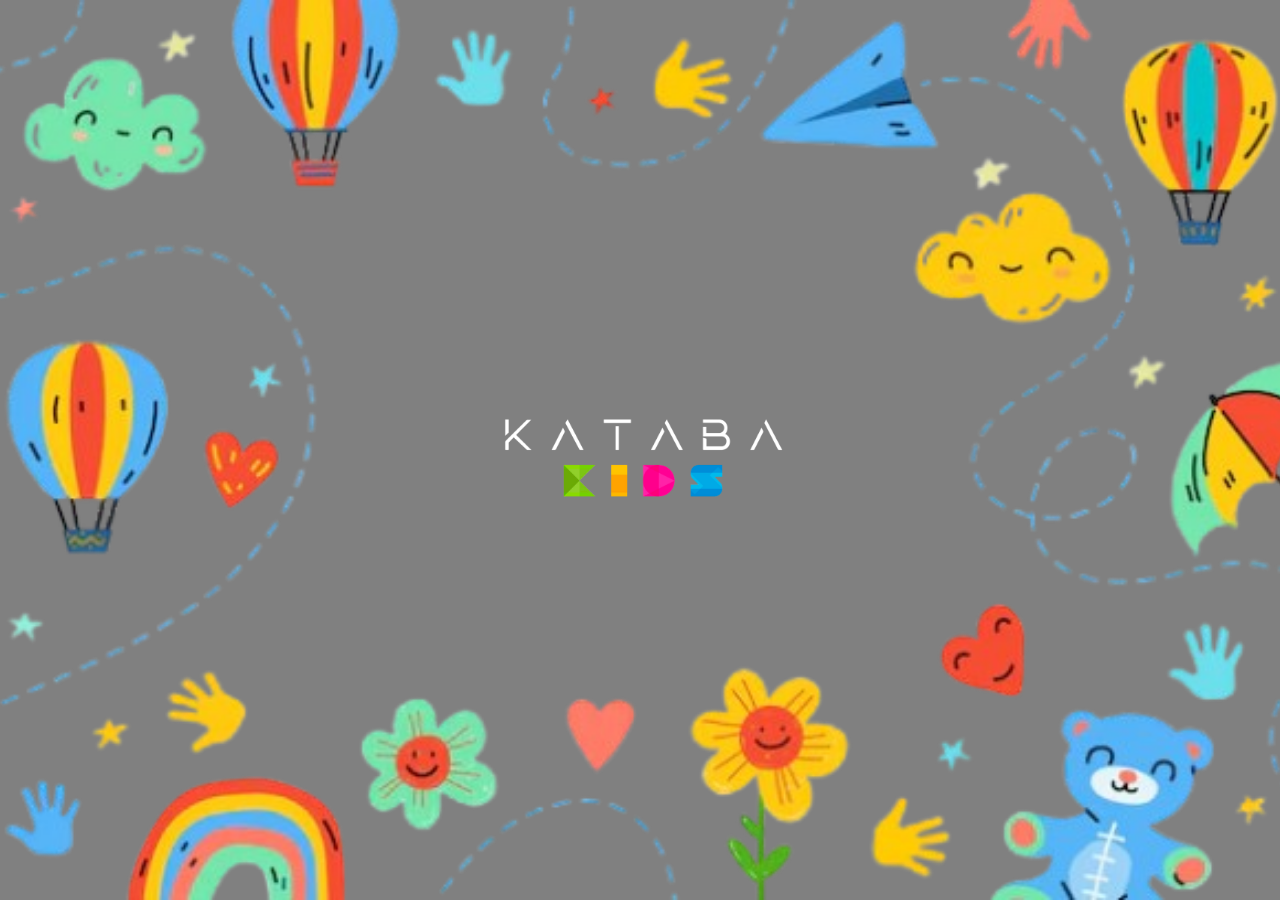
<file: index.html>
<!DOCTYPE html>
<html lang="en">
<head>
    <meta charset="UTF-8">
    <meta name="viewport" content="width=device-width, initial-scale=1.0">
    <title>Kataba Kids</title>
    <link href="https://cdn.jsdelivr.net/npm/bootstrap@5.3.0-alpha1/dist/css/bootstrap.min.css" rel="stylesheet">
    <!-- CSS -->
    <link rel="stylesheet" href="css/styles.css">
</head>
<body>
    <div class="splash-container">
        <!-- Kataba Kids Logo -->
        <img src="images/logo.png" alt="Kataba Kids Logo" class="splash-image">
    </div>

    <!-- JavaScript -->
    <script src="js/scripts.js"></script>
</body>
</html>
</file>
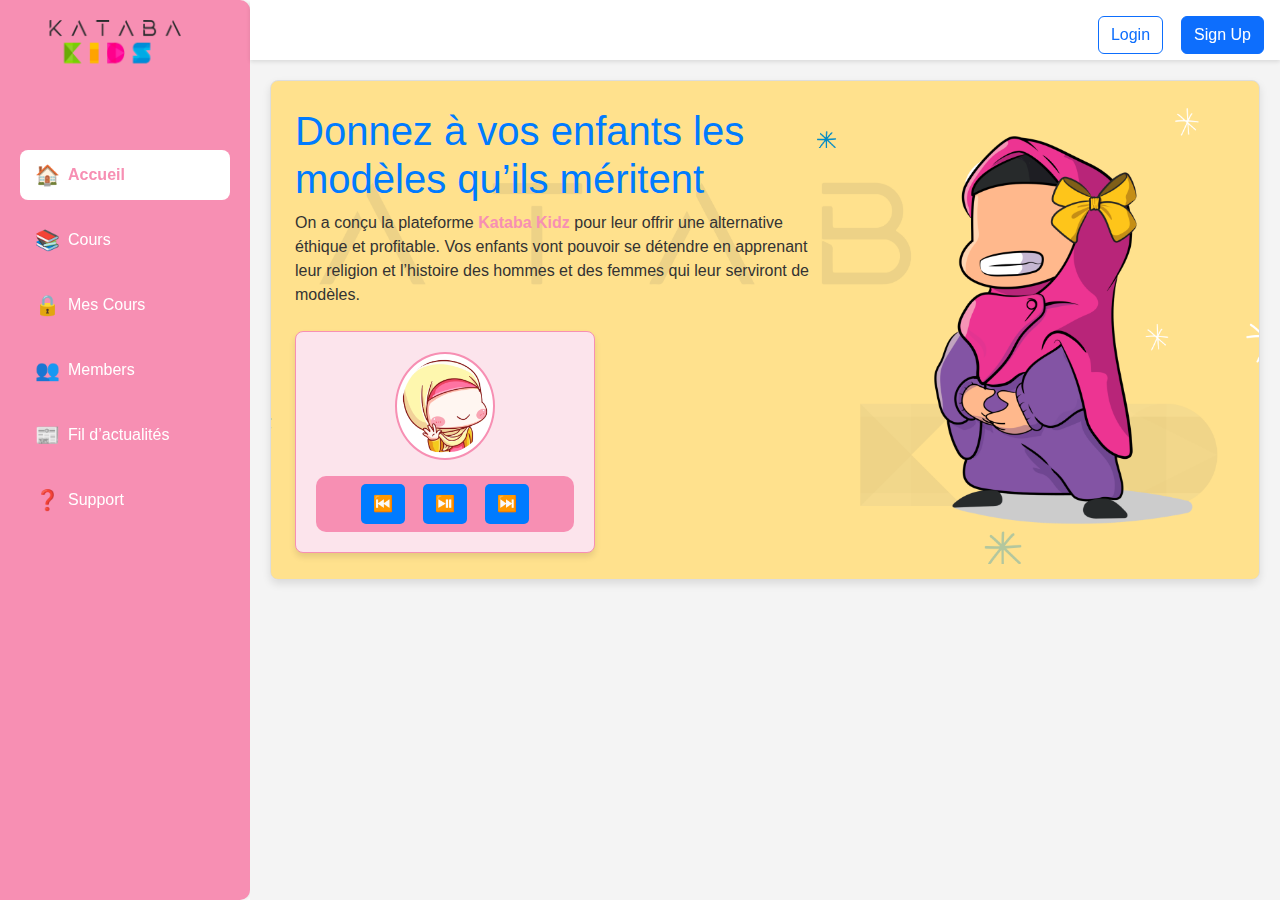
<file: home/home.html>
<!DOCTYPE html>
<html lang="en">
<head>
    <meta charset="UTF-8">
    <meta name="viewport" content="width=device-width, initial-scale=1.0">
    <title>Kataba Kids - Home</title>
    <link href="https://cdn.jsdelivr.net/npm/bootstrap@5.3.0-alpha1/dist/css/bootstrap.min.css" rel="stylesheet">
    <link rel="stylesheet" href="home.css">
</head>
<body>
    <!-- Navbar -->
    <nav class="navbar d-flex justify-content-end p-3">
        <a href="../login/login.html" class="btn btn-outline-primary me-2">Login</a>
        <a href="#" class="btn btn-primary">Sign Up</a>
    </nav>

    <!-- Sidebar -->
    <aside class="sidebar">
        <div class="logo">
            <img src="../images/logo2.png" alt="Kataba Kids Logo">
        </div>
        <ul class="nav flex-column">
            <li class="nav-item">
                <a href="#" class="nav-link active d-flex align-items-center">
                    <span class="icon me-2">🏠</span>
                    Accueil
                </a>
            </li>
            <li class="nav-item">
                <a href="#" class="nav-link d-flex align-items-center">
                    <span class="icon me-2">📚</span>
                    Cours
                </a>
            </li>
            <li class="nav-item">
                <a href="#" class="nav-link d-flex align-items-center">
                    <span class="icon me-2">🔒</span>
                    Mes Cours
                </a>
            </li>
            <li class="nav-item">
                <a href="#" class="nav-link d-flex align-items-center">
                    <span class="icon me-2">👥</span>
                    Members
                </a>
            </li>
            <li class="nav-item">
                <a href="#" class="nav-link d-flex align-items-center">
                    <span class="icon me-2">📰</span>
                    Fil d’actualités
                </a>
            </li>
            <li class="nav-item">
                <a href="#" class="nav-link d-flex align-items-center">
                    <span class="icon me-2">❓</span>
                    Support
                </a>
            </li>
        </ul>
    </aside>
    

<!-- Main Content -->
<main class="main-content">
    <div class="welcome-message p-4 d-flex justify-content-between align-items-center">
        <div>
            <h1 style="color: #007BFF;">Donnez à vos enfants les modèles qu’ils méritent</h1>
            <p>
                On a conçu la plateforme <strong>Kataba Kidz</strong> pour leur offrir une alternative éthique et profitable. 
                Vos enfants vont pouvoir se détendre en apprenant leur religion et l’histoire des hommes et des femmes qui leur serviront de modèles.
            </p>
            <div class="audio-container d-flex flex-column align-items-center mt-4">
                <img src="../images/miniladi.png" alt="Mini girl illustration" class="mini-girl mb-3">
                <div class="audio-controls d-flex align-items-center p-2">
                    <button class="btn btn-primary me-2">⏮️</button>
                    <button class="btn btn-primary me-2">⏯️</button>
                    <button class="btn btn-primary">⏭️</button>
                    <audio src="../audio/sample.mp3" preload="none" controls style="display:none;"></audio>
                </div>
            </div>
        </div>
        <img src="../images/ladi.png" alt="Character illustration" style="max-width: 400px; margin-left: 20px;">
    </div>
</main>


<!-- JavaScript -->
<script src="home.js"></script>
</body>

</html>
</file>
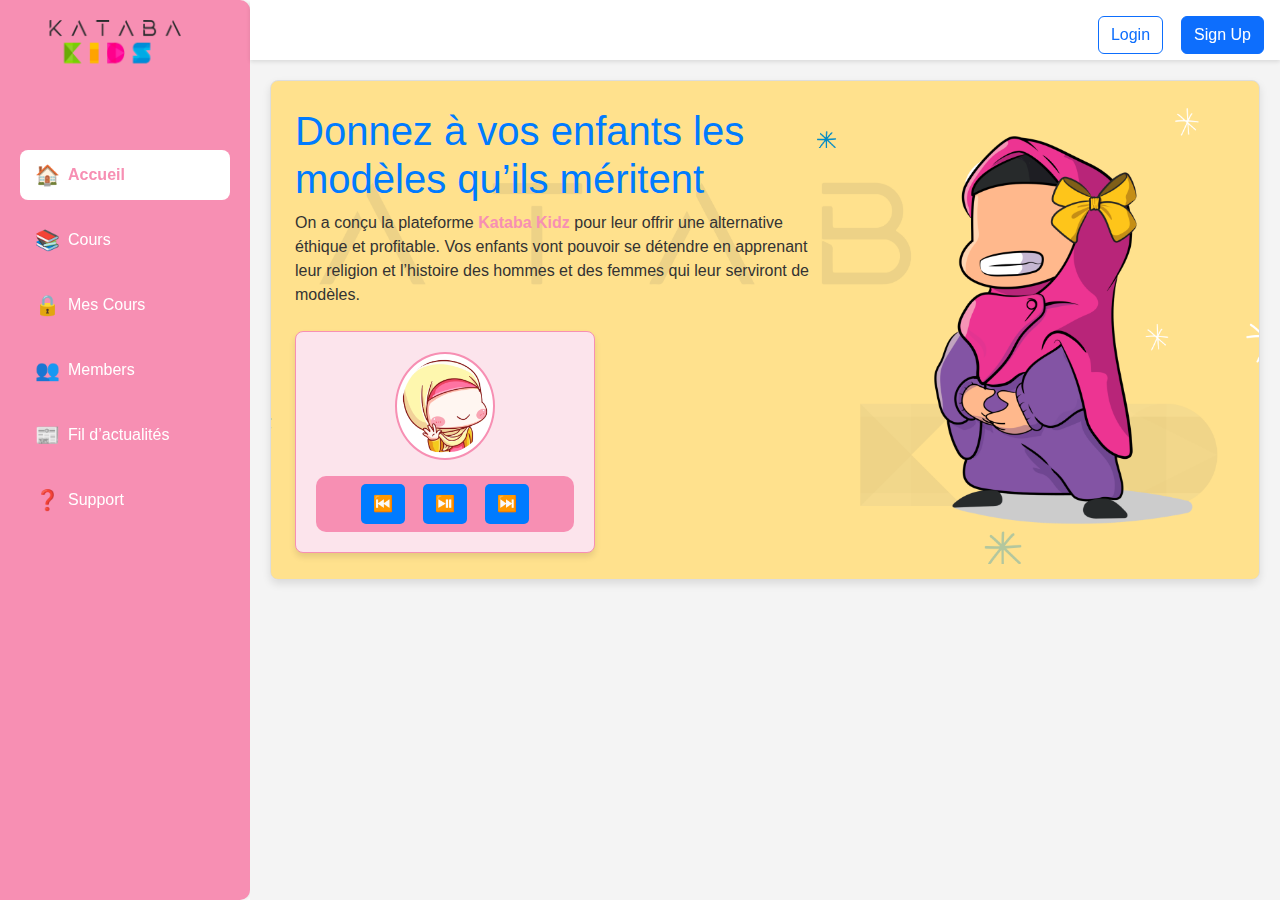
<file: html/home.html>
<!DOCTYPE html>
<html lang="en">
<head>
    <meta charset="UTF-8">
    <meta name="viewport" content="width=device-width, initial-scale=1.0">
    <title>Kataba Kids - Home</title>
    <link href="https://cdn.jsdelivr.net/npm/bootstrap@5.3.0-alpha1/dist/css/bootstrap.min.css" rel="stylesheet">
    <link rel="stylesheet" href="../css/home.css">
</head>
<body>
    <!-- Navbar -->
    <nav class="navbar d-flex justify-content-end p-3">
        <a href="login.html" class="btn btn-outline-primary me-2">Login</a>
        <a href="#" class="btn btn-primary">Sign Up</a>
    </nav>

    <!-- Sidebar -->
    <aside class="sidebar">
        <div class="logo">
            <img src="../images/logo2.png" alt="Kataba Kids Logo">
        </div>
        <ul class="nav flex-column">
            <li class="nav-item">
                <a href="#" class="nav-link active d-flex align-items-center">
                    <span class="icon me-2">🏠</span>
                    Accueil
                </a>
            </li>
            <li class="nav-item">
                <a href="#" class="nav-link d-flex align-items-center">
                    <span class="icon me-2">📚</span>
                    Cours
                </a>
            </li>
            <li class="nav-item">
                <a href="#" class="nav-link d-flex align-items-center">
                    <span class="icon me-2">🔒</span>
                    Mes Cours
                </a>
            </li>
            <li class="nav-item">
                <a href="#" class="nav-link d-flex align-items-center">
                    <span class="icon me-2">👥</span>
                    Members
                </a>
            </li>
            <li class="nav-item">
                <a href="#" class="nav-link d-flex align-items-center">
                    <span class="icon me-2">📰</span>
                    Fil d’actualités
                </a>
            </li>
            <li class="nav-item">
                <a href="#" class="nav-link d-flex align-items-center">
                    <span class="icon me-2">❓</span>
                    Support
                </a>
            </li>
        </ul>
    </aside>
    

<!-- Main Content -->
<main class="main-content">
    <div class="welcome-message p-4 d-flex justify-content-between align-items-center">
        <div>
            <h1 style="color: #007BFF;">Donnez à vos enfants les modèles qu’ils méritent</h1>
            <p>
                On a conçu la plateforme <strong>Kataba Kidz</strong> pour leur offrir une alternative éthique et profitable. 
                Vos enfants vont pouvoir se détendre en apprenant leur religion et l’histoire des hommes et des femmes qui leur serviront de modèles.
            </p>

            <!-- Mini girl image and audio section -->
            <div class="audio-container d-flex flex-column align-items-center mt-4">
                <img src="../images/miniladi.png" alt="Mini girl illustration" class="mini-girl mb-3">
                <div class="audio-controls d-flex align-items-center p-2">
                    <button class="btn btn-primary me-2">⏮️</button>
                    <button class="btn btn-primary me-2">⏯️</button>
                    <button class="btn btn-primary">⏭️</button>
                    <audio src="../audio/sample.mp3" preload="none" controls style="display:none;"></audio>
                </div>
            </div>
        </div>
        <img src="../images/ladi.png" alt="Character illustration" style="max-width: 400px; margin-left: 20px;">
    </div>
</main>


<!-- JavaScript -->
<script src="../js/home.js"></script>
</body>

</html>
</file>
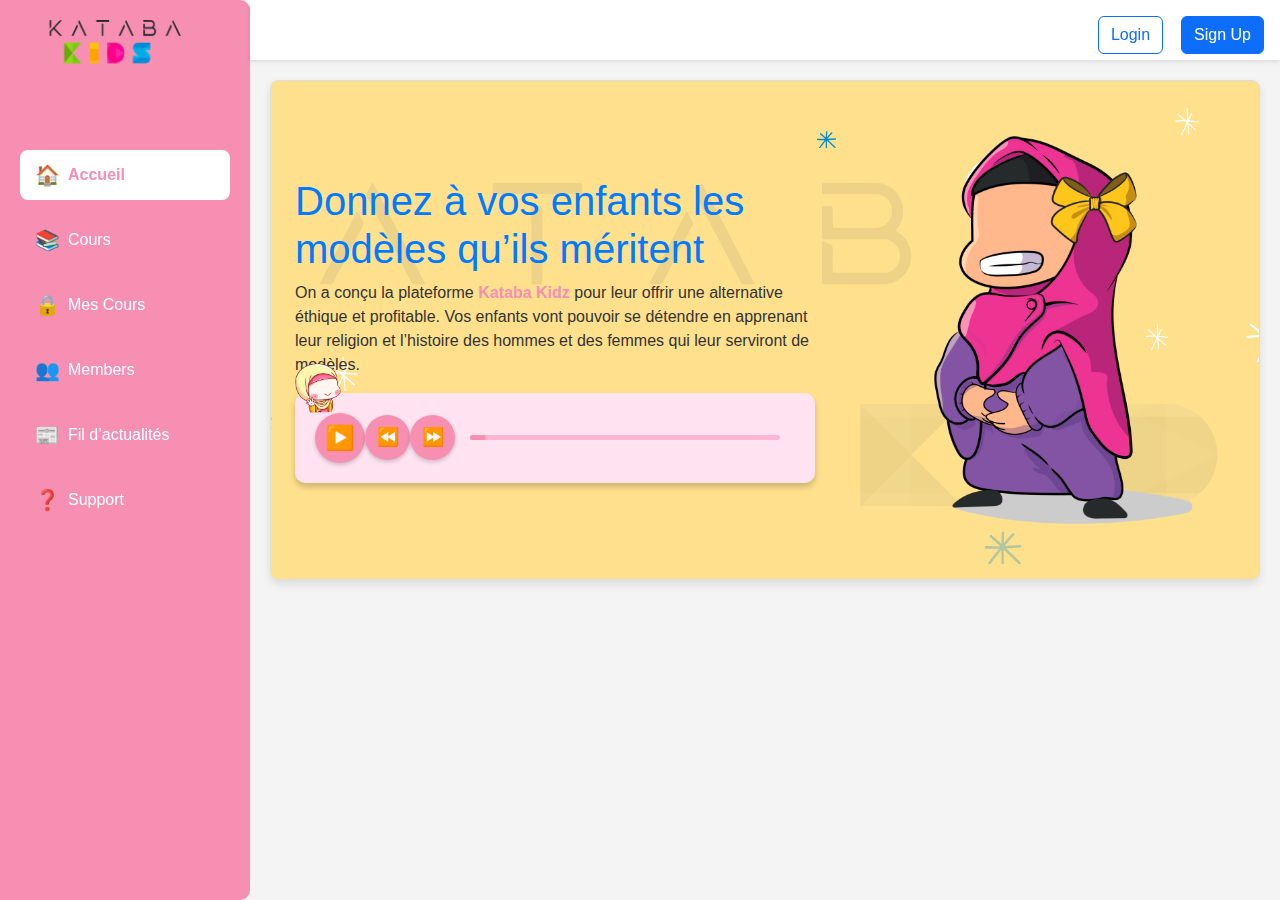
<file: html/home2.html>
<!DOCTYPE html>
<html lang="en">
<head>
    <meta charset="UTF-8">
    <meta name="viewport" content="width=device-width, initial-scale=1.0">
    <title>Kataba Kids - Home</title>
    <link href="https://cdn.jsdelivr.net/npm/bootstrap@5.3.0-alpha1/dist/css/bootstrap.min.css" rel="stylesheet">
    <link rel="stylesheet" href="home2.css">
</head>
<body>
    <!-- Navbar -->
    <nav class="navbar d-flex justify-content-end p-3">
        <a href="../login/login.html" class="btn btn-outline-primary me-2">Login</a>
        <a href="#" class="btn btn-primary">Sign Up</a>
    </nav>

    <!-- Sidebar -->
    <aside class="sidebar">
        <div class="logo">
            <img src="../images/logo2.png" alt="Kataba Kids Logo">
        </div>
        <ul class="nav flex-column">
            <li class="nav-item">
                <a href="#" class="nav-link active d-flex align-items-center">
                    <span class="icon me-2">🏠</span>
                    Accueil
                </a>
            </li>
            <li class="nav-item">
                <a href="#" class="nav-link d-flex align-items-center">
                    <span class="icon me-2">📚</span>
                    Cours
                </a>
            </li>
            <li class="nav-item">
                <a href="#" class="nav-link d-flex align-items-center">
                    <span class="icon me-2">🔒</span>
                    Mes Cours
                </a>
            </li>
            <li class="nav-item">
                <a href="#" class="nav-link d-flex align-items-center">
                    <span class="icon me-2">👥</span>
                    Members
                </a>
            </li>
            <li class="nav-item">
                <a href="#" class="nav-link d-flex align-items-center">
                    <span class="icon me-2">📰</span>
                    Fil d’actualités
                </a>
            </li>
            <li class="nav-item">
                <a href="#" class="nav-link d-flex align-items-center">
                    <span class="icon me-2">❓</span>
                    Support
                </a>
            </li>
        </ul>
    </aside>
    

<!-- Main Content -->
<main class="main-content">
    <div class="welcome-message p-4 d-flex justify-content-between align-items-center">
        <div>
            <h1 style="color: #007BFF;">Donnez à vos enfants les modèles qu’ils méritent</h1>
            <p>
                On a conçu la plateforme <strong>Kataba Kidz</strong> pour leur offrir une alternative éthique et profitable. 
                Vos enfants vont pouvoir se détendre en apprenant leur religion et l’histoire des hommes et des femmes qui leur serviront de modèles.
            </p>
            <div class="audio-container">
                <div class="mini-lady">
                    <img src="../images/miniladi.png" alt="Mini Lady" />
                </div>
                <div class="audio-controls">
                    <button class="btn audio-btn play-btn">▶️</button>
                    <button class="btn audio-btn rewind-btn">⏪</button>    
                    <button class="btn audio-btn forward-btn">⏩</button>
                    <div class="progress-bar-container">
                        <input type="range" class="progress-bar" value="0" max="100">
                    </div>
                </div>
            </div>
            
        </div>
        <img src="../images/ladi.png" alt="Character illustration" style="max-width: 400px; margin-left: 20px;">
    </div>
</main>


<!-- JavaScript -->
<script src="home2.js"></script>
</body>

</html>
</file>
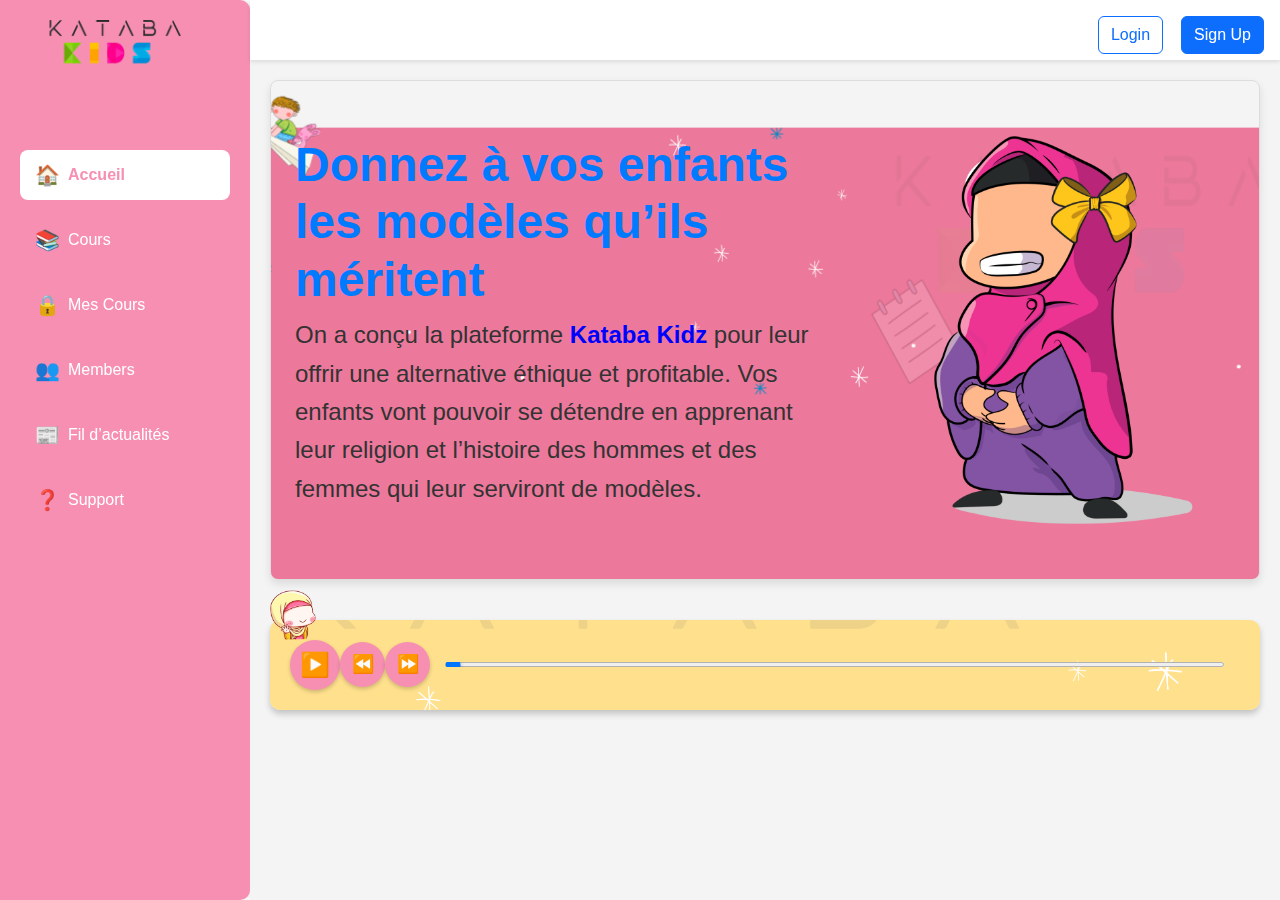
<file: html/home3.html>
<!DOCTYPE html>
<html lang="en">
<head>
    <meta charset="UTF-8">
    <meta name="viewport" content="width=device-width, initial-scale=1.0">
    <title>Kataba Kids - Home</title>
    <link href="https://cdn.jsdelivr.net/npm/bootstrap@5.3.0-alpha1/dist/css/bootstrap.min.css" rel="stylesheet">
    <link rel="stylesheet" href="home3.css">
</head>
<body>
    <!-- Navbar -->
    <nav class="navbar d-flex justify-content-end p-3">
        <a href="../login/login.html" class="btn btn-outline-primary me-2">Login</a>
        <a href="#" class="btn btn-primary">Sign Up</a>
    </nav>

    <!-- Sidebar -->
    <aside class="sidebar">
        <div class="logo">
            <img src="../images/logo2.png" alt="Kataba Kids Logo">
        </div>
        <ul class="nav flex-column">
            <li class="nav-item">
                <a href="#" class="nav-link active d-flex align-items-center">
                    <span class="icon me-2">🏠</span>
                    Accueil
                </a>
            </li>
            <li class="nav-item">
                <a href="#" class="nav-link d-flex align-items-center">
                    <span class="icon me-2">📚</span>
                    Cours
                </a>
            </li>
            <li class="nav-item">
                <a href="#" class="nav-link d-flex align-items-center">
                    <span class="icon me-2">🔒</span>
                    Mes Cours
                </a>
            </li>
            <li class="nav-item">
                <a href="#" class="nav-link d-flex align-items-center">
                    <span class="icon me-2">👥</span>
                    Members
                </a>
            </li>
            <li class="nav-item">
                <a href="#" class="nav-link d-flex align-items-center">
                    <span class="icon me-2">📰</span>
                    Fil d’actualités
                </a>
            </li>
            <li class="nav-item">
                <a href="#" class="nav-link d-flex align-items-center">
                    <span class="icon me-2">❓</span>
                    Support
                </a>
            </li>
        </ul>
    </aside>
    

<!-- Main Content -->
<main class="main-content">
    <div class="welcome-message p-4 d-flex justify-content-between align-items-center">
        <div>
            <h1 style="color: #007BFF;">Donnez à vos enfants les modèles qu’ils méritent</h1>
            <p>
                On a conçu la plateforme <strong>Kataba Kidz</strong> pour leur offrir une alternative éthique et profitable. 
                Vos enfants vont pouvoir se détendre en apprenant leur religion et l’histoire des hommes et des femmes qui leur serviront de modèles.
            </p>
        </div>
        <img src="../images/ladi.png" alt="Character illustration" style="max-width: 400px; margin-left: 20px;">
    </div>
    <div class="audio-container">
        <div class="mini-lady">
            <img src="../images/miniladi.png" alt="Mini Lady" />
        </div>
        <div class="audio-controls">
            <button class="btn audio-btn play-btn">▶️</button>
            <button class="btn audio-btn rewind-btn">⏪</button>    
            <button class="btn audio-btn forward-btn">⏩</button>
            <div class="progress-bar-container">
                <input type="range" class="progress-bar" value="0" max="100">
            </div>
        </div>
    </div>
</main>


<!-- JavaScript -->
<script src="home3.js"></script>
</body>

</html>
</file>
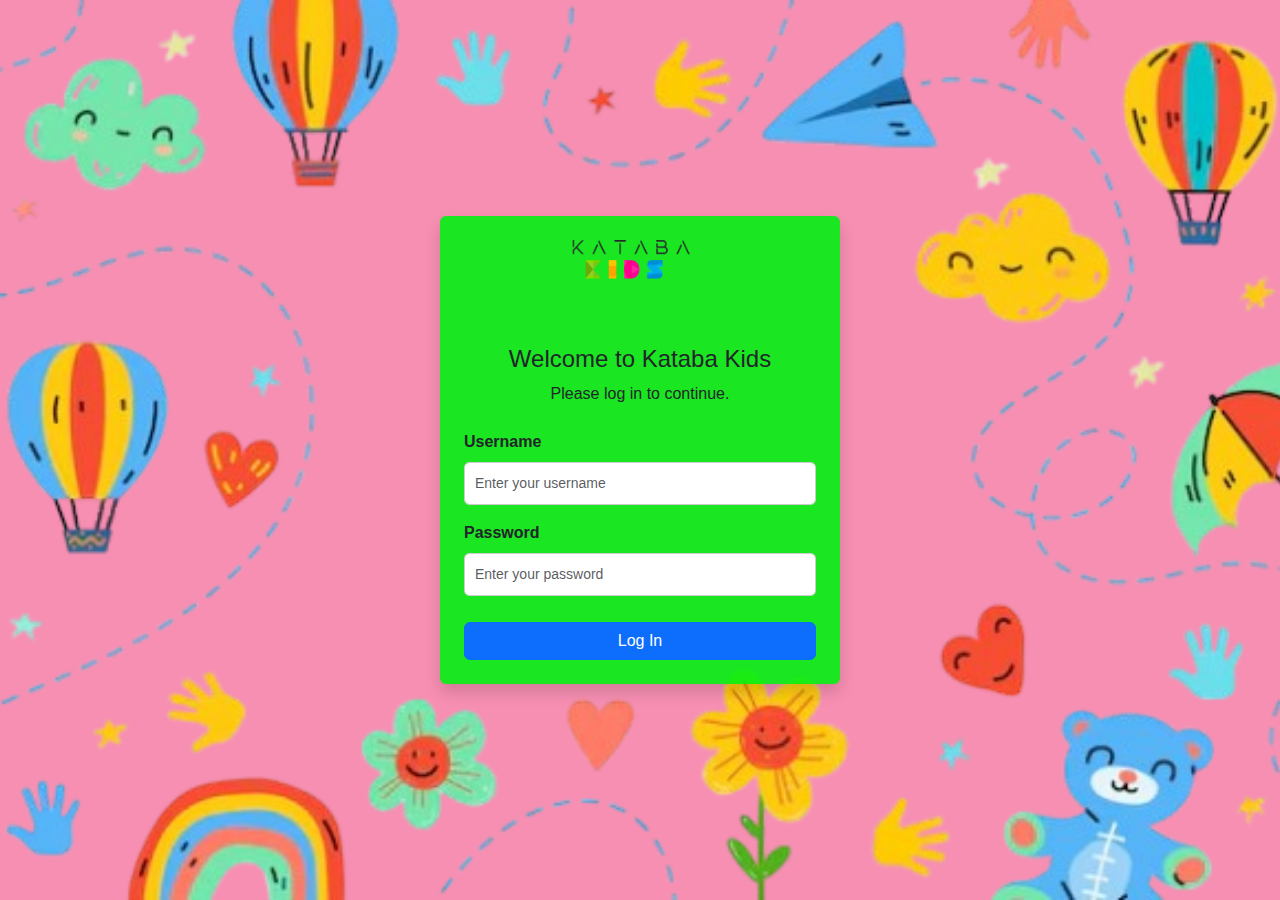
<file: login/login.html>
<!DOCTYPE html>
<html lang="en">
<head>
    <meta charset="UTF-8">
    <meta name="viewport" content="width=device-width, initial-scale=1.0">
    <title>Kataba Kids - Login</title>
    <link href="https://cdn.jsdelivr.net/npm/bootstrap@5.3.0-alpha1/dist/css/bootstrap.min.css" rel="stylesheet">
    <link rel="stylesheet" href="login.css">
</head>
<body>
    <!-- Main Container -->
    <div class="container d-flex flex-column align-items-center justify-content-center min-vh-100">
        <div class="login-box shadow p-4 rounded">
            <div class="text-center mb-4">
                <img src="../images/logo2.png" alt="Kataba Kids Logo" class="mb-3" style="width: 150px;">
                <h1 class="h4">Welcome to Kataba Kids</h1>
                <p>Please log in to continue.</p>
            </div>
            <!-- Login Form -->
            <form id="loginForm">
                <div class="mb-3">
                    <label for="username" class="form-label">Username</label>
                    <input type="text" id="username" class="form-control" placeholder="Enter your username" required>
                </div>
                <div class="mb-3">
                    <label for="password" class="form-label">Password</label>
                    <input type="password" id="password" class="form-control" placeholder="Enter your password" required>
                </div>
                <button type="submit" class="btn btn-primary w-100">Log In</button>
            </form>
        </div>
    </div>

    <!-- JavaScript -->
    <script src="login.js"></script>
</body>
</html>
</file>
<file: css/styles.css>
body {
    margin: 0;
    padding: 0;
    height: 100vh;
    background: url('../images/background.png') no-repeat center center / cover;
    background-color: grey;
    display: flex;
    justify-content: center;
    align-items: center;
}

.splash-container {
    text-align: center;
}

.splash-image {
    width: 100%;
    max-width: 400px; 
}
</file>
<file: home/home.css>
/* General Styles */
body {
    margin: 0;
    font-family: Arial, sans-serif;
    display: flex;
    flex-direction: column;
    min-height: 100vh;
    overflow: hidden; 
}

/* Sidebar Styles */
.sidebar {
    position: fixed;
    top: 0;
    left: 0;
    width: 250px;
    height: 100vh;
    background-color: #f78fb3; 
    color: white;
    padding: 20px;
    border-radius: 0 10px 10px 0;
    box-shadow: 2px 0 5px rgba(0, 0, 0, 0.1);
}

.sidebar .logo {
    text-align: center;
    margin-bottom: 30px;
}

.sidebar .logo img {
    max-width: 80%;
    border-radius: 10px;
}

.sidebar .nav {
    padding: 0;
    list-style: none;
    margin: 0;
}

.sidebar .nav-item {
    margin-bottom: 15px;
}

.sidebar .nav-link {
    display: flex;
    align-items: center;
    padding: 10px 15px;
    font-size: 16px;
    text-decoration: none;
    color: #fff; 
    background-color: transparent;
    border-radius: 8px;
    transition: all 0.3s ease;
}

.sidebar .nav-link .icon {
    font-size: 20px;
    color: white; 
    margin-right: 10px;
}

.sidebar .nav-link.active,
.sidebar .nav-link:hover {
    background-color: #fff; 
    color: #f78fb3; 
    font-weight: bold;
}

.sidebar .nav-link.active .icon,
.sidebar .nav-link:hover .icon {
    color: #f78fb3;
}

/* Navbar Styles */
.navbar {
    position: fixed;
    top: 0;
    left: 250px; 
    width: calc(100% - 250px); 
    background: #fff;
    z-index: 1001; 
    box-shadow: 0 2px 4px rgba(0, 0, 0, 0.1);
    display: flex;
    justify-content: flex-end;
    align-items: center;
    padding: 10px 20px;
    height: 60px; 
}

.navbar .btn {
    margin-left: 10px;
}

/* Main Content Styles */
.main-content {
    margin-left: 250px; 
    padding: 80px 20px; 
    background-color: #f4f4f4;
    flex-grow: 1;
    min-height: 100vh;
    z-index: 0; 
}
.welcome-message {
    background: url('../images/background2.png') no-repeat center center / cover;
    padding: 30px;
    border-radius: 8px;
    box-shadow: 0 4px 8px rgba(0, 0, 0, 0.1);
    border: 1px solid #ddd;
    color: #333;
}
strong {
    color: #f78fb3;
    font-weight: bold;
}


.audio-container {
    background: #fce4ec; 
    border: 1px solid #f78fb3;
    border-radius: 8px;
    padding: 20px;
    width: 300px; 
    text-align: center;
    box-shadow: 0 4px 6px rgba(0, 0, 0, 0.1);
}

.audio-container .mini-girl {
    max-width: 100px; 
    border-radius: 50%; 
    background: white; 
    border: 2px solid #f78fb3;
    padding: 5px;
}

.audio-controls {
    background: #f78fb3; 
    border-radius: 10px;
    width: 100%; 
    justify-content: center;
}

.audio-controls button {
    background-color: #007BFF; 
    border: none;
    color: white;
    padding: 8px 12px;
    border-radius: 5px;
    font-size: 16px;
    transition: background-color 0.3s ease;
}

.audio-controls button:hover {
    background-color: #0056b3; 
}

.audio-controls button + button {
    margin-left: 10px;
}


@media (max-width: 768px) {
    .sidebar {
        transform: translateX(-100%);
        transition: transform 0.3s ease;
    }
    .sidebar.active {
        transform: translateX(0);
    }

    .navbar {
        left: 0;
        width: 100%;
    }

    .main-content {
        margin-left: 0;
        padding: 80px 20px; 
    }
    .audio-container {
        width: 90%; 
    }
}
</file>
<file: css/home.css>
/* General Styles */
body {
    margin: 0;
    font-family: Arial, sans-serif;
    display: flex;
    flex-direction: column;
    min-height: 100vh;
    overflow: hidden; 
}

/* Sidebar Styles */
.sidebar {
    position: fixed;
    top: 0;
    left: 0;
    width: 250px;
    height: 100vh;
    background-color: #f78fb3; 
    color: white;
    padding: 20px;
    border-radius: 0 10px 10px 0;
    box-shadow: 2px 0 5px rgba(0, 0, 0, 0.1);
}

.sidebar .logo {
    text-align: center;
    margin-bottom: 30px;
}

.sidebar .logo img {
    max-width: 80%;
    border-radius: 10px;
}

.sidebar .nav {
    padding: 0;
    list-style: none;
    margin: 0;
}

.sidebar .nav-item {
    margin-bottom: 15px;
}

.sidebar .nav-link {
    display: flex;
    align-items: center;
    padding: 10px 15px;
    font-size: 16px;
    text-decoration: none;
    color: #fff; 
    background-color: transparent;
    border-radius: 8px;
    transition: all 0.3s ease;
}

.sidebar .nav-link .icon {
    font-size: 20px;
    color: white; 
    margin-right: 10px;
}

.sidebar .nav-link.active,
.sidebar .nav-link:hover {
    background-color: #fff; 
    color: #f78fb3; 
    font-weight: bold;
}

.sidebar .nav-link.active .icon,
.sidebar .nav-link:hover .icon {
    color: #f78fb3;
}

/* Navbar Styles */
.navbar {
    position: fixed;
    top: 0;
    left: 250px; 
    width: calc(100% - 250px); 
    background: #fff;
    z-index: 1001; 
    box-shadow: 0 2px 4px rgba(0, 0, 0, 0.1);
    display: flex;
    justify-content: flex-end;
    align-items: center;
    padding: 10px 20px;
    height: 60px; 
}

.navbar .btn {
    margin-left: 10px;
}

/* Main Content Styles */
.main-content {
    margin-left: 250px; 
    padding: 80px 20px; 
    background-color: #f4f4f4;
    flex-grow: 1;
    min-height: 100vh;
    z-index: 0; 
}
.welcome-message {
    background: url('../images/background2.png') no-repeat center center / cover;
    padding: 30px;
    border-radius: 8px;
    box-shadow: 0 4px 8px rgba(0, 0, 0, 0.1);
    border: 1px solid #ddd;
    color: #333;
}
strong {
    color: #f78fb3;
    font-weight: bold;
}

/* Mini girl and audio container */
.audio-container {
    background: #fce4ec; 
    border: 1px solid #f78fb3;
    border-radius: 8px;
    padding: 20px;
    width: 300px; 
    text-align: center;
    box-shadow: 0 4px 6px rgba(0, 0, 0, 0.1);
}

.audio-container .mini-girl {
    max-width: 100px; 
    border-radius: 50%; 
    background: white; 
    border: 2px solid #f78fb3;
    padding: 5px;
}

.audio-controls {
    background: #f78fb3; 
    border-radius: 10px;
    width: 100%; 
    justify-content: center;
}

.audio-controls button {
    background-color: #007BFF; 
    border: none;
    color: white;
    padding: 8px 12px;
    border-radius: 5px;
    font-size: 16px;
    transition: background-color 0.3s ease;
}

.audio-controls button:hover {
    background-color: #0056b3; 
}

.audio-controls button + button {
    margin-left: 10px;
}


@media (max-width: 768px) {
    .sidebar {
        transform: translateX(-100%);
        transition: transform 0.3s ease;
    }
    .sidebar.active {
        transform: translateX(0);
    }

    .navbar {
        left: 0;
        width: 100%;
    }

    .main-content {
        margin-left: 0;
        padding: 80px 20px; 
    }
    .audio-container {
        width: 90%; 
    }
}
</file>
<file: html/home2.css>
/* General Styles */
body {
    margin: 0;
    font-family: Arial, sans-serif;
    display: flex;
    flex-direction: column;
    min-height: 100vh;
    overflow: hidden; 
}

/* Sidebar Styles */
.sidebar {
    position: fixed;
    top: 0;
    left: 0;
    width: 250px;
    height: 100vh;
    background-color: #f78fb3; 
    color: white;
    padding: 20px;
    border-radius: 0 10px 10px 0;
    box-shadow: 2px 0 5px rgba(0, 0, 0, 0.1);
}

.sidebar .logo {
    text-align: center;
    margin-bottom: 30px;
}

.sidebar .logo img {
    max-width: 80%;
    border-radius: 10px;
}

.sidebar .nav {
    padding: 0;
    list-style: none;
    margin: 0;
}

.sidebar .nav-item {
    margin-bottom: 15px;
}

.sidebar .nav-link {
    display: flex;
    align-items: center;
    padding: 10px 15px;
    font-size: 16px;
    text-decoration: none;
    color: #fff; 
    background-color: transparent;
    border-radius: 8px;
    transition: all 0.3s ease;
}

.sidebar .nav-link .icon {
    font-size: 20px;
    color: white; 
    margin-right: 10px;
}

.sidebar .nav-link.active,
.sidebar .nav-link:hover {
    background-color: #fff; 
    color: #f78fb3; 
    font-weight: bold;
}

.sidebar .nav-link.active .icon,
.sidebar .nav-link:hover .icon {
    color: #f78fb3;
}

/* Navbar Styles */
.navbar {
    position: fixed;
    top: 0;
    left: 250px; 
    width: calc(100% - 250px); 
    background: #fff;
    z-index: 1001; 
    box-shadow: 0 2px 4px rgba(0, 0, 0, 0.1);
    display: flex;
    justify-content: flex-end;
    align-items: center;
    padding: 10px 20px;
    height: 60px; 
}

.navbar .btn {
    margin-left: 10px;
}

/* Main Content Styles */
.main-content {
    margin-left: 250px; 
    padding: 80px 20px; 
    background-color: #f4f4f4;
    flex-grow: 1;
    min-height: 100vh;
    z-index: 0; 
}
.welcome-message {
    background: url('../images/background2.png') no-repeat center center / cover;
    padding: 30px;
    border-radius: 8px;
    box-shadow: 0 4px 8px rgba(0, 0, 0, 0.1);
    border: 1px solid #ddd;
    color: #333;
}
strong {
    color: #f78fb3;
    font-weight: bold;
}

.audio-container {
    position: relative;
    background: #ffe3f1;
    border-radius: 10px;
    padding: 20px;
    display: flex;
    flex-direction: column;
    align-items: center;
    justify-content: center;
    box-shadow: 0 4px 6px rgba(0, 0, 0, 0.2);
}

.mini-lady {
    position: absolute;
    top: -30px; 
    left: 0px; 
}

.mini-lady img {
    height: 50px;
    width: auto;
}


.audio-controls {
    display: flex;
    align-items: center;
    width: 100%;
    justify-content: space-between;
}


.audio-btn {
    background-color: #f78fb3;
    border: none;
    color: white;
    font-size: 24px;
    padding: 10px;
    border-radius: 50%;
    display: flex;
    justify-content: center;
    align-items: center;
    cursor: pointer;
    transition: background-color 0.3s ease;
    box-shadow: 0 2px 4px rgba(0, 0, 0, 0.2);
}

.audio-btn:hover {
    background-color: #ff90c7;
}


.rewind-btn,
.forward-btn {
    font-size: 18px;
    width: 45px;
    height: 45px;
}

.play-btn {
    font-size: 24px;
    width: 50px;
    height: 50px;
}


.progress-bar-container {
    flex: 1;
    margin: 0 15px;
}

.progress-bar {
    width: 100%;
    -webkit-appearance: none;
    background: #ffb6d5;
    height: 5px;
    border-radius: 5px;
    outline: none;
    cursor: pointer;
}

.progress-bar::-webkit-slider-thumb {
    -webkit-appearance: none;
    width: 15px;
    height: 15px;
    background: #f78fb3;
    border-radius: 50%;
    cursor: pointer;
    box-shadow: 0 2px 4px rgba(0, 0, 0, 0.2);
}



@media (max-width: 768px) {
    .sidebar {
        transform: translateX(-100%);
        transition: transform 0.3s ease;
    }
    .sidebar.active {
        transform: translateX(0);
    }

    .navbar {
        left: 0;
        width: 100%;
    }

    .main-content {
        margin-left: 0;
        padding: 80px 20px; 
    }
    .audio-container {
        width: 90%; 
    }
}
</file>
<file: html/home3.css>
/* General Styles */
body {
    margin: 0;
    font-family: Arial, sans-serif;
    display: flex;
    flex-direction: column;
    min-height: 100vh;
    overflow: hidden; 
}

/* Sidebar Styles */
.sidebar {
    position: fixed;
    top: 0;
    left: 0;
    width: 250px;
    height: 100vh;
    background-color: #f78fb3; 
    color: white;
    padding: 20px;
    border-radius: 0 10px 10px 0;
    box-shadow: 2px 0 5px rgba(0, 0, 0, 0.1);
}

.sidebar .logo {
    text-align: center;
    margin-bottom: 30px;
}

.sidebar .logo img {
    max-width: 80%;
    border-radius: 10px;
}

.sidebar .nav {
    padding: 0;
    list-style: none;
    margin: 0;
}

.sidebar .nav-item {
    margin-bottom: 15px;
}

.sidebar .nav-link {
    display: flex;
    align-items: center;
    padding: 10px 15px;
    font-size: 16px;
    text-decoration: none;
    color: #fff; 
    background-color: transparent;
    border-radius: 8px;
    transition: all 0.3s ease;
}

.sidebar .nav-link .icon {
    font-size: 20px;
    color: white; 
    margin-right: 10px;
}

.sidebar .nav-link.active,
.sidebar .nav-link:hover {
    background-color: #fff; 
    color: #f78fb3; 
    font-weight: bold;
}

.sidebar .nav-link.active .icon,
.sidebar .nav-link:hover .icon {
    color: #f78fb3;
}

/* Navbar Styles */
.navbar {
    position: fixed;
    top: 0;
    left: 250px; 
    width: calc(100% - 250px); 
    background: #fff;
    z-index: 1001; 
    box-shadow: 0 2px 4px rgba(0, 0, 0, 0.1);
    display: flex;
    justify-content: flex-end;
    align-items: center;
    padding: 10px 20px;
    height: 60px; 
}

.navbar .btn {
    margin-left: 10px;
}

/* Main Content Styles */
.main-content {
    margin-left: 250px; 
    padding: 80px 20px; 
    background-color: #f4f4f4;
    flex-grow: 1;
    min-height: 100vh;
    z-index: 0; 
}
.welcome-message {
    background: url('../images/background2pink.png') no-repeat center center / cover;
    padding: 30px;
    border-radius: 8px;
    box-shadow: 0 4px 8px rgba(0, 0, 0, 0.1);
    border: 1px solid #ddd;
    color: #333;
    margin-bottom: 40px;
}
.welcome-message h1 {
    font-size: 3rem; 
    font-weight: bold;
}

.welcome-message p {
    font-size: 1.5rem; 
    line-height: 1.6; 
}
strong {
    color: blue;
    font-weight: bold;
}

.audio-container {
    position: relative;
    background: url('../images/background2.png') no-repeat center center / cover;;
    border-radius: 10px;
    padding: 20px;
    display: flex;
    flex-direction: column;
    align-items: center;
    justify-content: center;
    box-shadow: 0 4px 6px rgba(0, 0, 0, 0.2);
}

.mini-lady {
    position: absolute;
    top: -30px; 
    left: 0px; 
}

.mini-lady img {
    height: 50px;
    width: auto;
}


.audio-controls {
    display: flex;
    align-items: center;
    width: 100%;
    justify-content: space-between;
}


.audio-btn {
    background-color: #f78fb3;
    border: none;
    color: white;
    font-size: 24px;
    padding: 10px;
    border-radius: 50%;
    display: flex;
    justify-content: center;
    align-items: center;
    cursor: pointer;
    transition: background-color 0.3s ease;
    box-shadow: 0 2px 4px rgba(0, 0, 0, 0.2);
}

.audio-btn:hover {
    background-color: #ff90c7;
}


.rewind-btn,
.forward-btn {
    font-size: 18px;
    width: 45px;
    height: 45px;
}

.play-btn {
    font-size: 24px;
    width: 50px;
    height: 50px;
}


.progress-bar-container {
    flex: 1;
    margin: 0 15px;
}

.progress-bar {
    width: 100%;
    background: #ffb6d5;
    height: 5px;
    border-radius: 5px;
    outline: none;
    cursor: pointer;
}

.progress-bar::-webkit-slider-thumb {
    -webkit-appearance: none;
    width: 15px;
    height: 15px;
    background: #f78fb3;
    border-radius: 50%;
    cursor: pointer;
    box-shadow: 0 2px 4px rgba(0, 0, 0, 0.2);
}



@media (max-width: 768px) {
    .sidebar {
        transform: translateX(-100%);
        transition: transform 0.3s ease;
    }
    .sidebar.active {
        transform: translateX(0);
    }

    .navbar {
        left: 0;
        width: 100%;
    }

    .main-content {
        margin-left: 0;
        padding: 80px 20px; 
    }
    .audio-container {
        width: 90%; 
    }
}
</file>
<file: login/login.css>
body {
    background-color: #f78fb3; 
    background-image: url("../images/background.png");
    background-repeat: no-repeat;
    background-size: cover;
    background-position: center;
    font-family: Arial, sans-serif;
    margin: 0;
    padding: 0;
}


.container {
    min-height: 100vh;
    display: flex;
    justify-content: center;
    align-items: center;
}


.login-box {
    background: rgba(1, 239, 17, 0.9); 
    max-width: 400px;
    width: 100%;
    padding: 20px;
    border-radius: 10px;
    box-shadow: 0 4px 10px rgba(0, 0, 0, 0.2);
}


h1 {
    color: #007BFF;
}

button {
    background-color: #007BFF;
    border: none;
    padding: 10px;
    font-size: 16px;
    color: white;
    width: 100%;
    margin-top: 10px;
    border-radius: 5px;
    transition: background-color 0.3s ease;
}

button:hover {
    background-color: #0056b3;
    cursor: pointer;
}


.form-label {
    font-weight: bold;
}

.form-control {
    border-radius: 5px;
    border: 1px solid #ccc;
    padding: 10px;
    font-size: 14px;
}

.form-control:focus {
    border-color: #007BFF;
    box-shadow: 0 0 5px rgba(0, 123, 255, 0.5);
}
</file>
